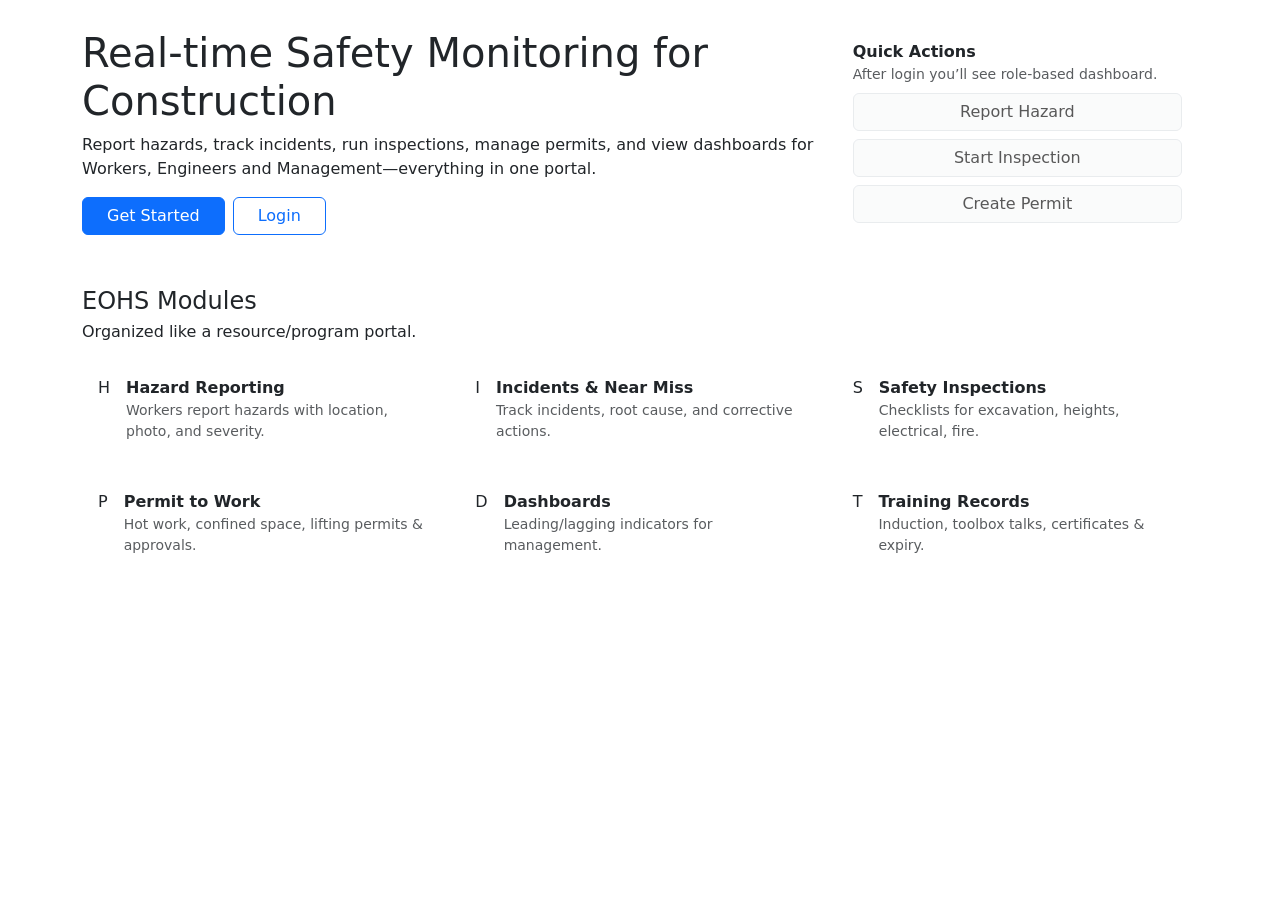
<file: src/main/resources/templates/index.html>
<!doctype html>
<html lang="en" xmlns:th="http://www.thymeleaf.org">
<head>
  <meta charset="UTF-8" />
  <meta name="viewport" content="width=device-width, initial-scale=1.0" />
  <title>Safety Monitor</title>

  <link href="https://cdn.jsdelivr.net/npm/bootstrap@5.3.3/dist/css/bootstrap.min.css" rel="stylesheet">
  <link rel="stylesheet" th:href="@{/css/style.css}">
</head>
<body>

<div th:replace="~{fragments/header :: header}"></div>

<main class="page-wrap">
  <div class="container py-4">

    <div class="hero card-lite">
      <div class="row align-items-center g-3">
        <div class="col-lg-8">
          <h1 class="mb-2">Real-time Safety Monitoring for Construction</h1>
          <p class="mb-3">
            Report hazards, track incidents, run inspections, manage permits, and view dashboards for Workers,
            Engineers and Management—everything in one portal.
          </p>
          <div class="d-flex gap-2 flex-wrap">
            <a class="btn btn-primary px-4" href="/register">Get Started</a>
            <a class="btn btn-outline-primary px-4" href="/login">Login</a>
          </div>
        </div>
        <div class="col-lg-4">
          <div class="card-lite p-3">
            <div class="fw-semibold">Quick Actions</div>
            <div class="text-muted small mb-2">After login you’ll see role-based dashboard.</div>
            <div class="d-grid gap-2">
              <button class="btn btn-light border" disabled>Report Hazard</button>
              <button class="btn btn-light border" disabled>Start Inspection</button>
              <button class="btn btn-light border" disabled>Create Permit</button>
            </div>
          </div>
        </div>
      </div>
    </div>

    <div class="mt-5">
      <div class="section-title h4 mb-1">EOHS Modules</div>
      <div class="section-sub mb-3">Organized like a resource/program portal.</div>

      <div class="row g-3">
        <div class="col-md-6 col-lg-4">
          <div class="card-lite p-3 h-100">
            <div class="d-flex gap-3">
              <div class="card-icon">H</div>
              <div>
                <div class="fw-bold">Hazard Reporting</div>
                <div class="text-muted small">Workers report hazards with location, photo, and severity.</div>
              </div>
            </div>
          </div>
        </div>

        <div class="col-md-6 col-lg-4">
          <div class="card-lite p-3 h-100">
            <div class="d-flex gap-3">
              <div class="card-icon">I</div>
              <div>
                <div class="fw-bold">Incidents & Near Miss</div>
                <div class="text-muted small">Track incidents, root cause, and corrective actions.</div>
              </div>
            </div>
          </div>
        </div>

        <div class="col-md-6 col-lg-4">
          <div class="card-lite p-3 h-100">
            <div class="d-flex gap-3">
              <div class="card-icon">S</div>
              <div>
                <div class="fw-bold">Safety Inspections</div>
                <div class="text-muted small">Checklists for excavation, heights, electrical, fire.</div>
              </div>
            </div>
          </div>
        </div>

        <div class="col-md-6 col-lg-4">
          <div class="card-lite p-3 h-100">
            <div class="d-flex gap-3">
              <div class="card-icon">P</div>
              <div>
                <div class="fw-bold">Permit to Work</div>
                <div class="text-muted small">Hot work, confined space, lifting permits & approvals.</div>
              </div>
            </div>
          </div>
        </div>

        <div class="col-md-6 col-lg-4">
          <div class="card-lite p-3 h-100">
            <div class="d-flex gap-3">
              <div class="card-icon">D</div>
              <div>
                <div class="fw-bold">Dashboards</div>
                <div class="text-muted small">Leading/lagging indicators for management.</div>
              </div>
            </div>
          </div>
        </div>

        <div class="col-md-6 col-lg-4">
          <div class="card-lite p-3 h-100">
            <div class="d-flex gap-3">
              <div class="card-icon">T</div>
              <div>
                <div class="fw-bold">Training Records</div>
                <div class="text-muted small">Induction, toolbox talks, certificates & expiry.</div>
              </div>
            </div>
          </div>
        </div>
      </div>

    </div>

  </div>
</main>

<div th:replace="~{fragments/footer :: footer}"></div>

<script src="https://cdn.jsdelivr.net/npm/bootstrap@5.3.3/dist/js/bootstrap.bundle.min.js"></script>
</body>
</html>
</file>
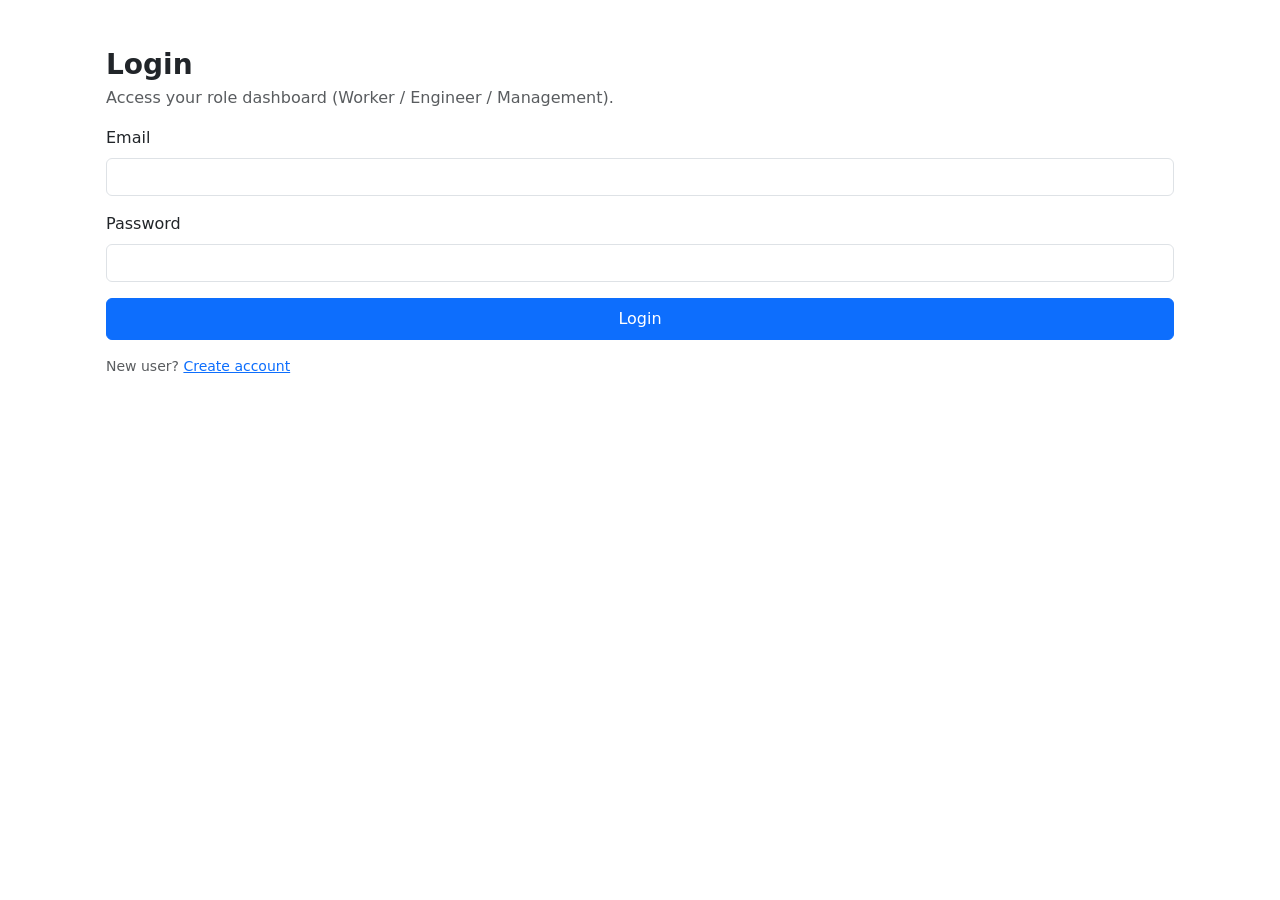
<file: src/main/resources/templates/login.html>
<!doctype html>
<html lang="en" xmlns:th="http://www.thymeleaf.org">
<head>
  <meta charset="UTF-8" />
  <meta name="viewport" content="width=device-width, initial-scale=1.0" />
  <title>Login - Safety Monitor</title>

  <link href="https://cdn.jsdelivr.net/npm/bootstrap@5.3.3/dist/css/bootstrap.min.css" rel="stylesheet">
  <link rel="stylesheet" th:href="@{/css/style.css}">
</head>
<body>

<div th:replace="fragments/header :: header"></div>

<main class="page-wrap">
  <div class="container py-4">
    <div class="form-shell">
      <div class="card-lite p-4">
        <h3 class="fw-bold mb-1">Login</h3>
        <p class="text-muted mb-3">Access your role dashboard (Worker / Engineer / Management).</p>

        <form method="post" action="/login" class="d-grid gap-3">
          <div>
            <label class="form-label">Email</label>
            <input class="form-control input-soft" type="text" name="username" required>
          </div>

          <div>
            <label class="form-label">Password</label>
            <input class="form-control input-soft" type="password" name="password" required>
          </div>

          <button class="btn btn-primary py-2" type="submit">Login</button>
        </form>

        <div class="text-muted small mt-3">
          New user? <a href="/register">Create account</a>
        </div>
      </div>
    </div>
  </div>
</main>

<div th:replace="fragments/footer :: footer"></div>

<script src="https://cdn.jsdelivr.net/npm/bootstrap@5.3.3/dist/js/bootstrap.bundle.min.js"></script>
</body>
</html>
</file>
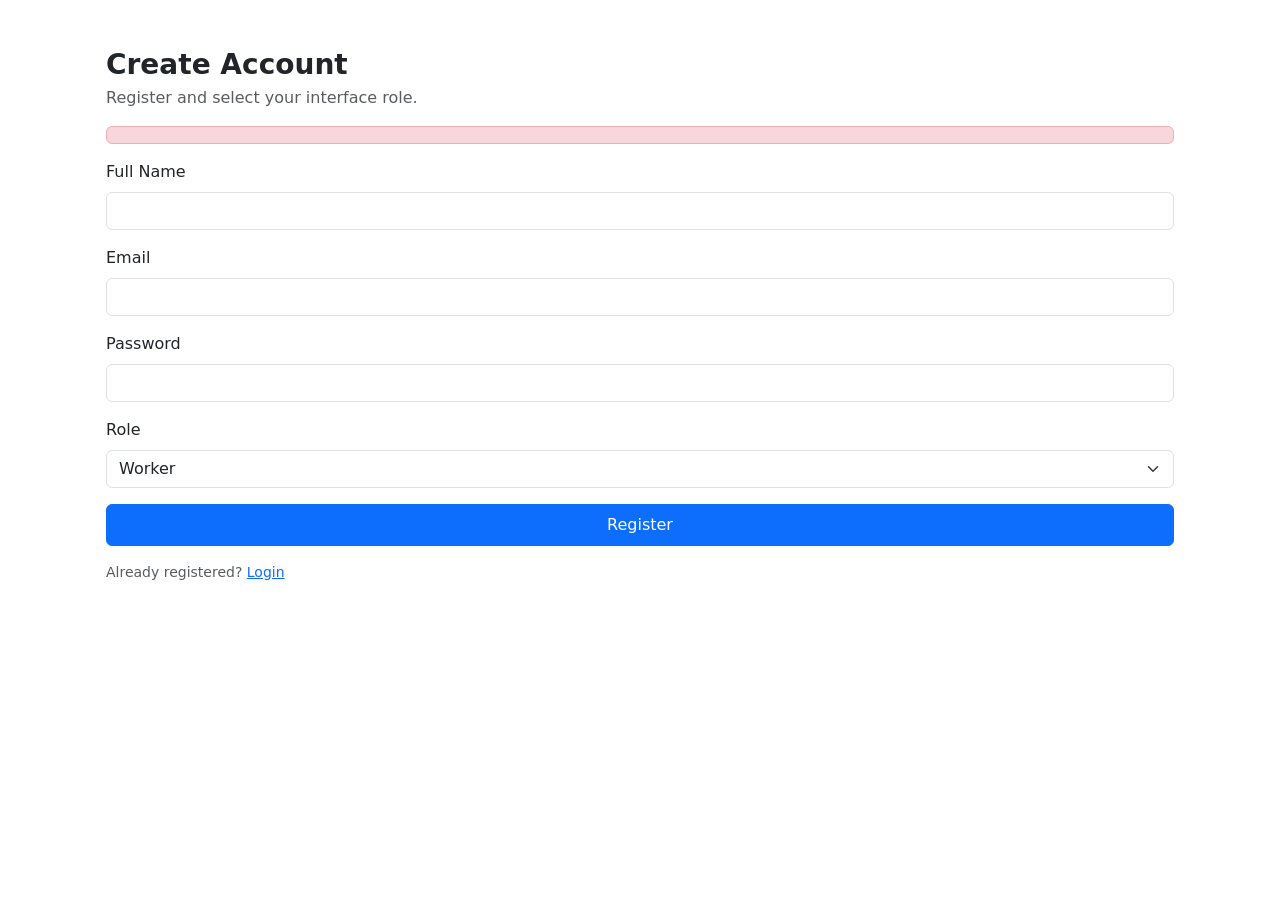
<file: src/main/resources/templates/register.html>
<!doctype html>
<html lang="en" xmlns:th="http://www.thymeleaf.org">
<head>
  <meta charset="UTF-8" />
  <meta name="viewport" content="width=device-width, initial-scale=1.0" />
  <title>Register - Safety Monitor</title>

  <link href="https://cdn.jsdelivr.net/npm/bootstrap@5.3.3/dist/css/bootstrap.min.css" rel="stylesheet">
  <link rel="stylesheet" th:href="@{/css/style.css}">
</head>
<body>

<div th:replace="fragments/header :: header"></div>

<main class="page-wrap">
  <div class="container py-4">
    <div class="form-shell">
      <div class="card-lite p-4">
        <h3 class="fw-bold mb-1">Create Account</h3>
        <p class="text-muted mb-3">Register and select your interface role.</p>

        <div class="alert alert-danger py-2" th:if="${error}" th:text="${error}"></div>

        <form method="post" action="/register" class="row g-3">
          <div class="col-12">
            <label class="form-label">Full Name</label>
            <input class="form-control input-soft" type="text" name="fullName" required>
          </div>

          <div class="col-12">
            <label class="form-label">Email</label>
            <input class="form-control input-soft" type="email" name="email" required>
          </div>

          <div class="col-12">
            <label class="form-label">Password</label>
            <input class="form-control input-soft" type="password" name="password" required>
          </div>

          <div class="col-12">
            <label class="form-label">Role</label>
            <select class="form-select input-soft" name="role" required>
              <option value="ROLE_WORKER">Worker</option>
              <option value="ROLE_ENGINEER">Engineer</option>
              <option value="ROLE_MANAGEMENT">Management</option>
            </select>
          </div>

          <div class="col-12 d-grid">
            <button class="btn btn-primary py-2" type="submit">Register</button>
          </div>
        </form>

        <div class="text-muted small mt-3">
          Already registered? <a href="/login">Login</a>
        </div>
      </div>
    </div>
  </div>
</main>

<div th:replace="fragments/footer :: footer"></div>

<script src="https://cdn.jsdelivr.net/npm/bootstrap@5.3.3/dist/js/bootstrap.bundle.min.js"></script>
</body>
</html>
</file>
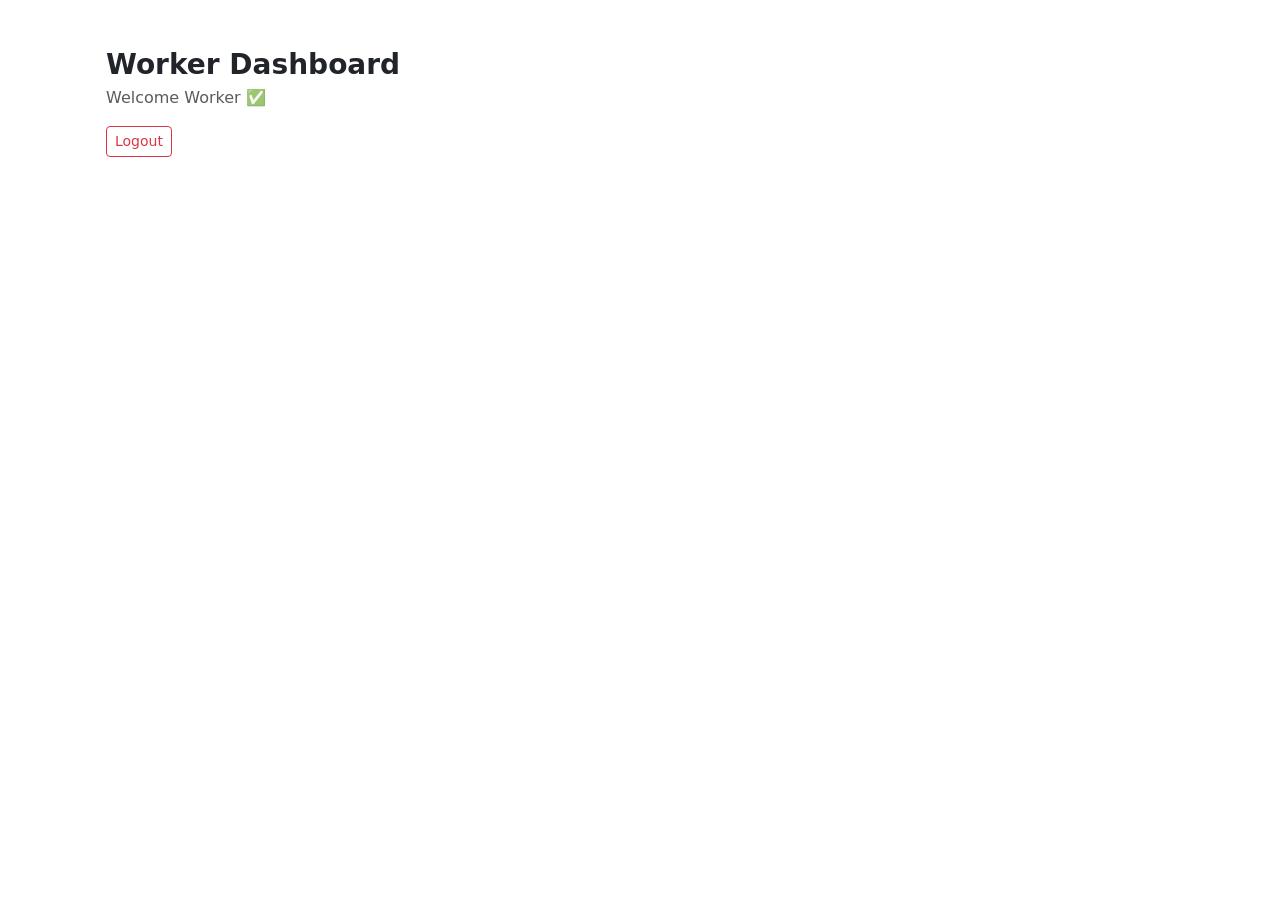
<file: src/main/resources/templates/worker-dashboard.html>
<!doctype html>
<html lang="en" xmlns:th="http://www.thymeleaf.org">
<head>
  <meta charset="UTF-8" />
  <meta name="viewport" content="width=device-width, initial-scale=1.0" />
  <title>Worker Dashboard</title>

  <link href="https://cdn.jsdelivr.net/npm/bootstrap@5.3.3/dist/css/bootstrap.min.css" rel="stylesheet">
  <link rel="stylesheet" th:href="@{/css/style.css}">
</head>
<body>

<div th:replace="fragments/header :: header"></div>

<main class="page-wrap">
  <div class="container py-4">
    <div class="card-lite p-4">
      <h3 class="fw-bold mb-1">Worker Dashboard</h3>
      <p class="text-muted">Welcome Worker ✅</p>
      <a class="btn btn-outline-danger btn-sm" href="/logout">Logout</a>
    </div>
  </div>
</main>

<div th:replace="fragments/footer :: footer"></div>

<script src="https://cdn.jsdelivr.net/npm/bootstrap@5.3.3/dist/js/bootstrap.bundle.min.js"></script>
</body>
</html>
</file>
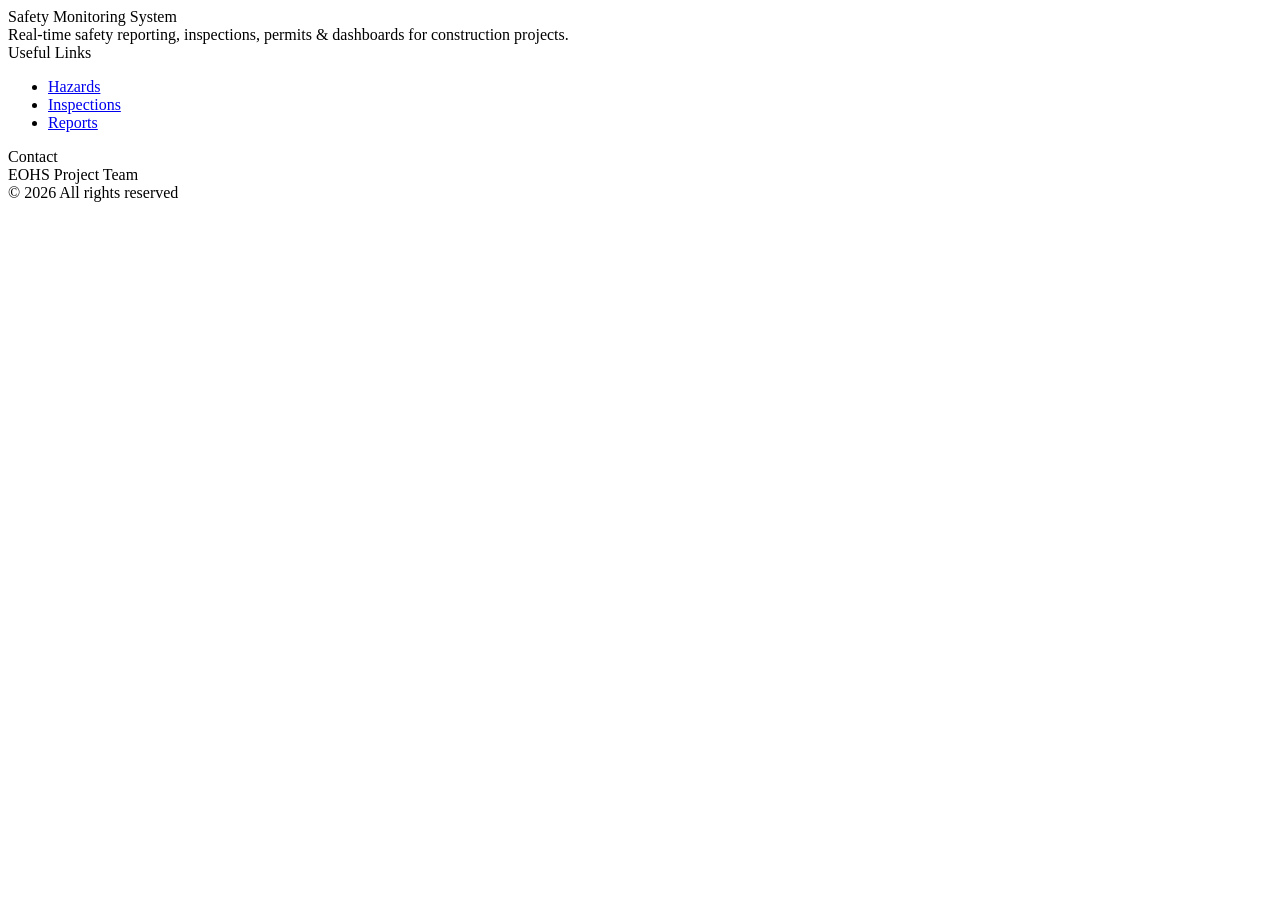
<file: src/main/resources/templates/fragments/footer.html>
<!doctype html>
<html xmlns:th="http://www.thymeleaf.org">
<body>
<footer th:fragment="footer" class="footer mt-5">
  <div class="container py-4">
    <div class="row g-3">
      <div class="col-md-6">
        <div class="fw-semibold">Safety Monitoring System</div>
        <div class="text-muted small">
          Real-time safety reporting, inspections, permits & dashboards for construction projects.
        </div>
      </div>
      <div class="col-md-3">
        <div class="fw-semibold">Useful Links</div>
        <ul class="list-unstyled small mb-0">
          <li><a class="link-muted" href="#">Hazards</a></li>
          <li><a class="link-muted" href="#">Inspections</a></li>
          <li><a class="link-muted" href="#">Reports</a></li>
        </ul>
      </div>
      <div class="col-md-3">
        <div class="fw-semibold">Contact</div>
        <div class="text-muted small">EOHS Project Team</div>
        <div class="text-muted small">© 2026 All rights reserved</div>
      </div>
    </div>
  </div>
</footer>
</body>
</html>
</file>
